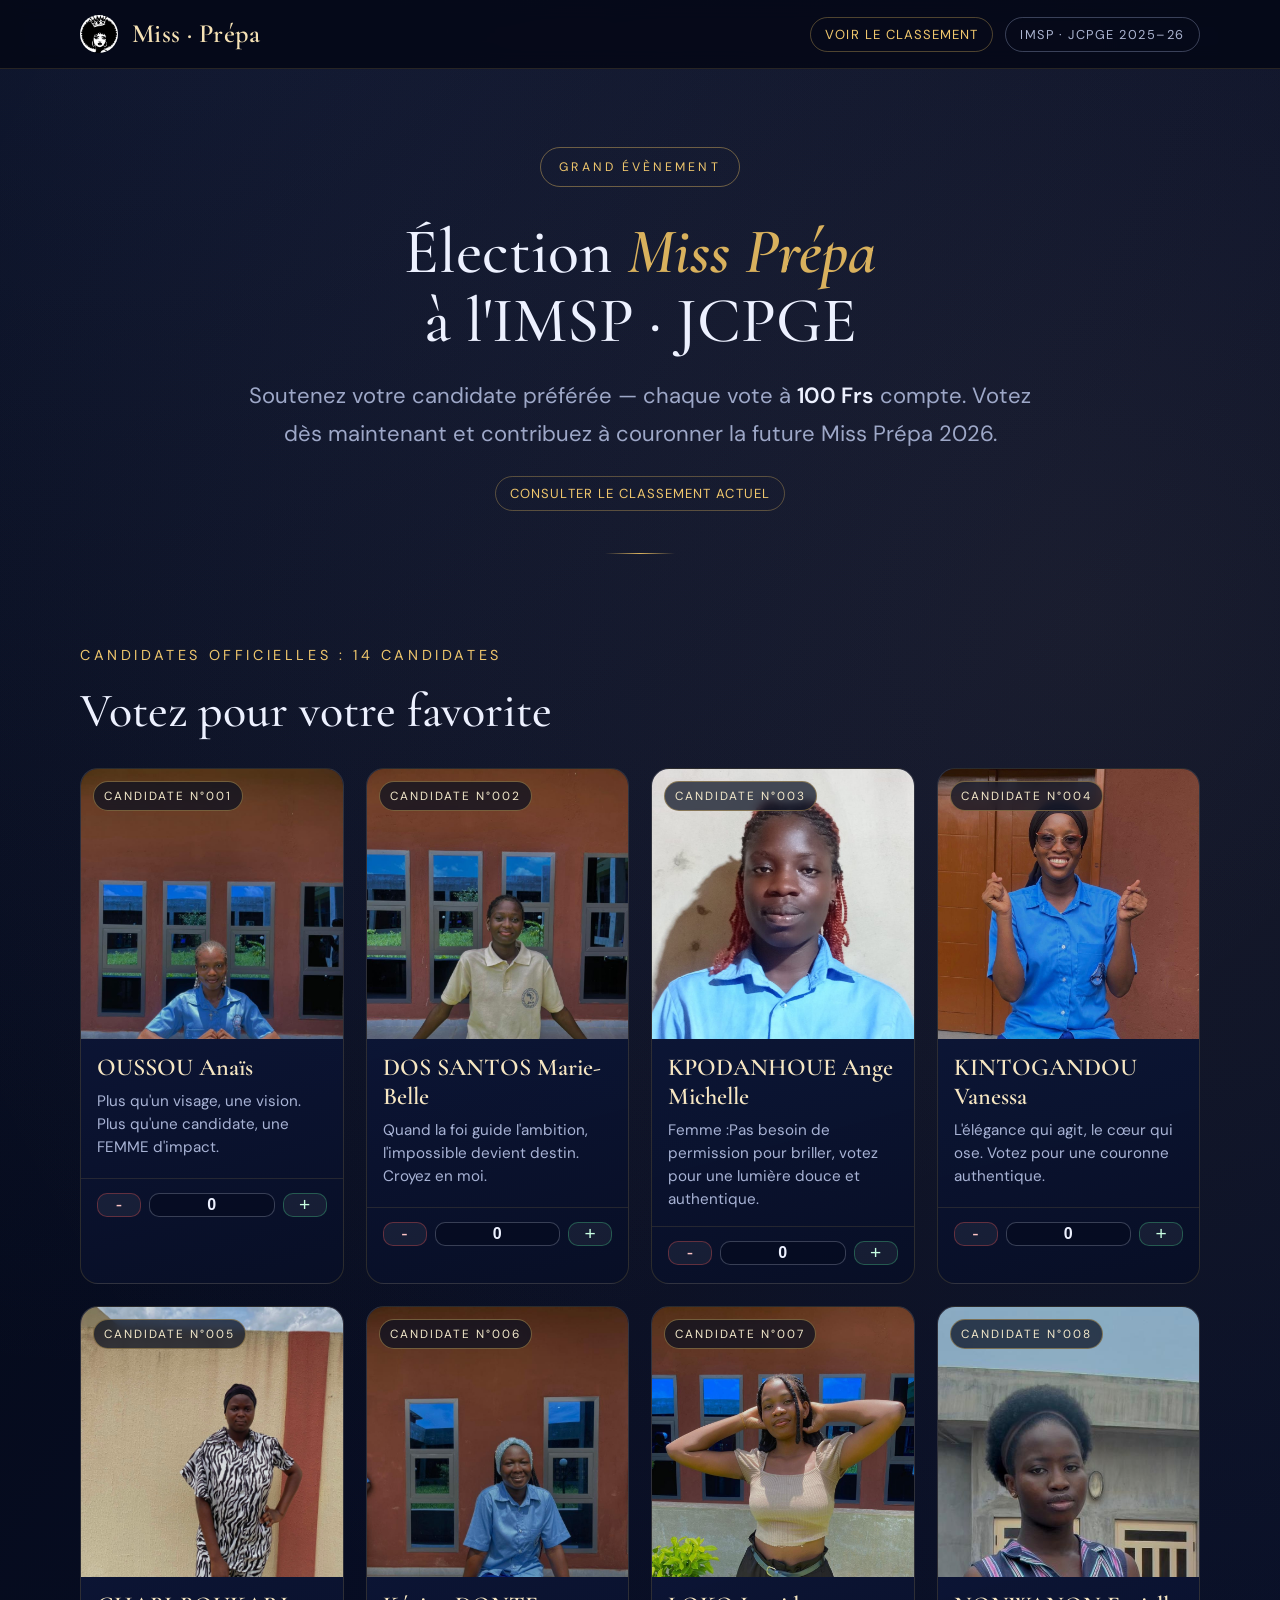
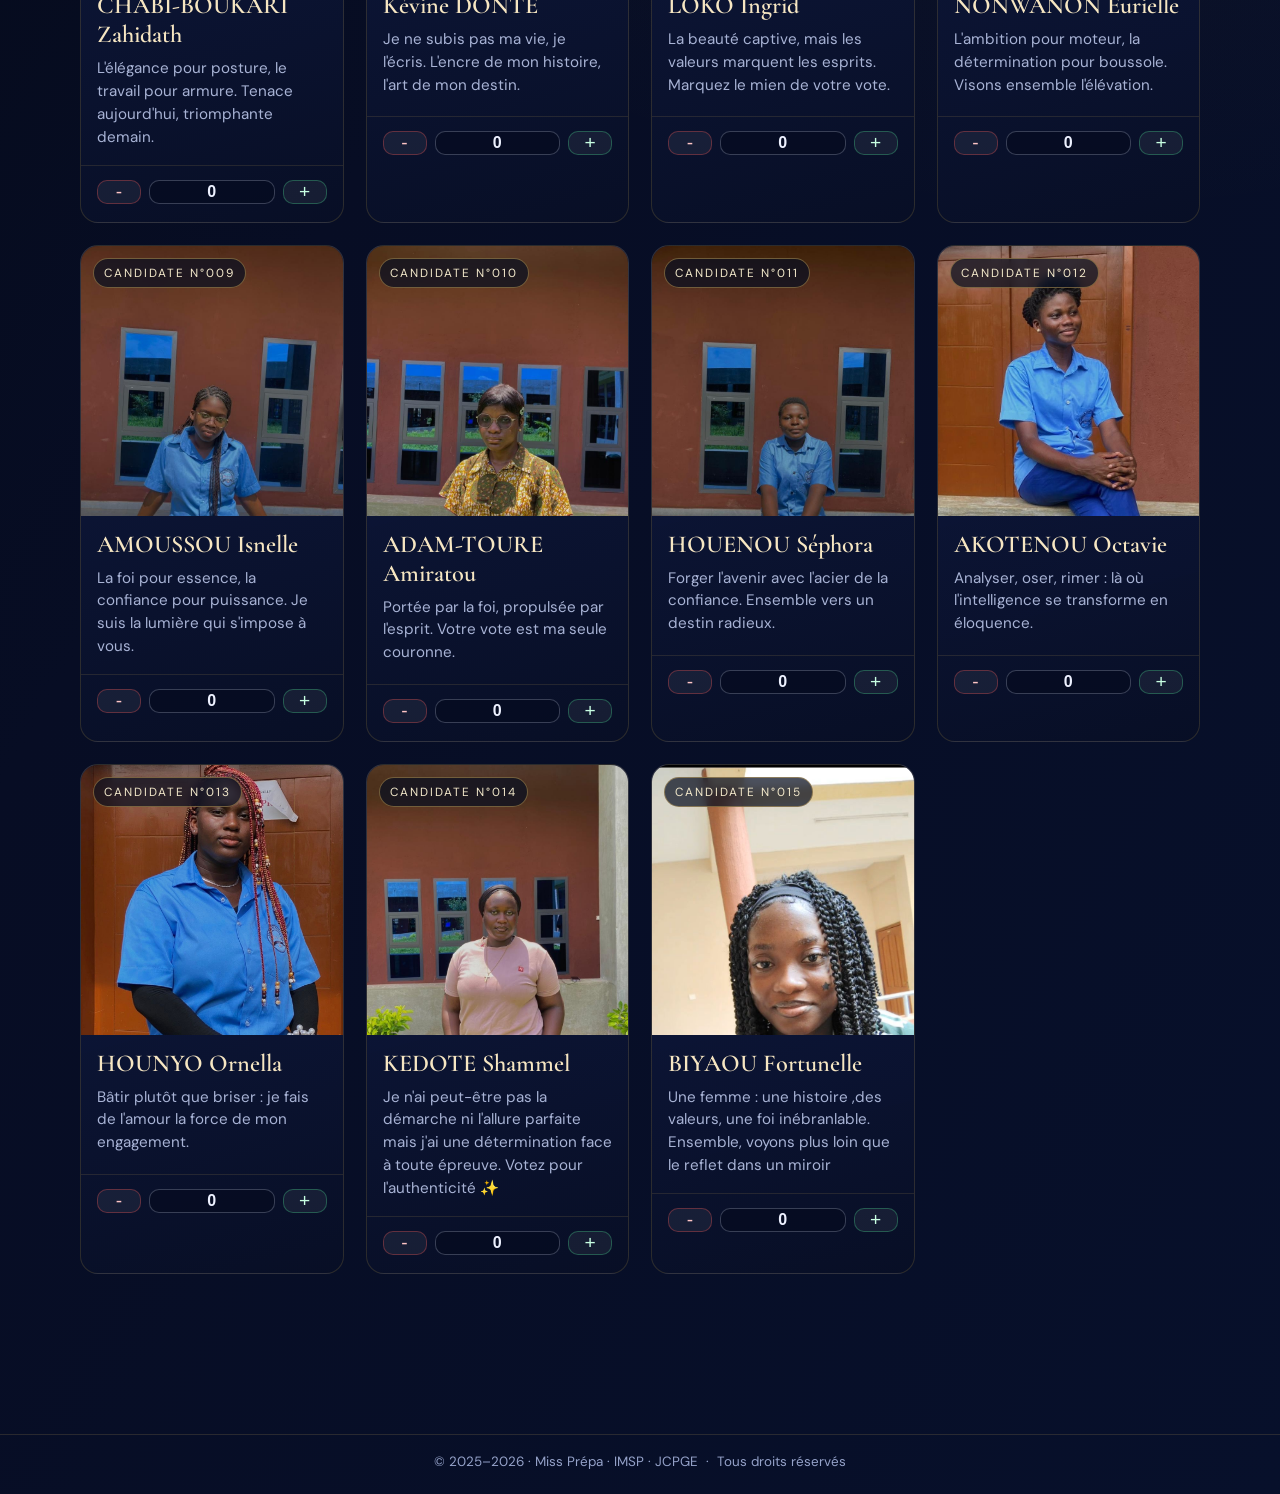
<file: index.html>
<!DOCTYPE html>
<html lang="fr">
<head>
  <meta charset="UTF-8">
  <meta name="viewport" content="width=device-width, initial-scale=1.0">
  <title>Vote · Miss Prépa · IMSP 2025–2026</title>
  <link rel="stylesheet" href="style_miss.css">
  <link href="https://fonts.googleapis.com/css2?family=Cormorant+Garamond:ital,wght@0,400;0,600;1,400&family=DM+Sans:wght@300;400;500&display=swap" rel="stylesheet">
</head>
<body>

  <!-- ═══ HEADER ═══ -->
  <header>
    <div class="top-bar">
      <div class="logo-area">
        <div class="logo-placeholder">
          <img src="logo.png" alt="Logo" onerror="this.style.display='none'; this.parentNode.textContent='MP'">
        </div>
        <span class="site-title">Miss · Prépa</span>
      </div>
      <div class="header-actions">
        <a class="ranking-link" href="classement.html">Voir le classement</a>
        <span class="session-badge">IMSP · JCPGE 2025–26</span>
      </div>
    </div>
  </header>

  <main>

    <!-- ═══ HERO ═══ -->
    <section id="description-vote">
      <div class="hero-eyebrow">Grand Évènement</div>
      <h1>Élection <em>Miss Prépa</em><br>à l'IMSP · JCPGE</h1>
      <p>
         Soutenez votre candidate préférée — chaque vote à <strong>100 Frs</strong> compte. Votez dès 
        maintenant et contribuez à couronner la future Miss Prépa 2026. 
      </p>
      <a class="ranking-link ranking-link-hero" href="classement.html">Consulter le classement actuel</a>
      <div class="divider"></div>
    </section>

    <!-- ═══ CANDIDATES ═══ -->
    <section class="candidate">
      <p class="section-label">Candidates officielles : 14 candidates </p>
      <h2>Votez pour votre favorite</h2>
      <div class="candidates-list" id="candidatesContainer">
        <!-- Les candidates sont injectées par JavaScript -->
      </div>
    </section>

    <!-- ═══ FLOATING CART ═══ -->
    <div class="cart-bar" id="cartBar">
      <div class="cart-inner">
        <p class="cart-summary">
          <span id="cartCount">0</span> vote(s) &nbsp;·&nbsp; <span id="cartTotal">0</span> Frs
        </p>
        <button class="cart-btn" id="voteTrigger">Valider mes votes</button>
      </div>
    </div>

    <!-- ═══ MODAL ═══ -->
    <div class="modal-overlay" id="voteSummary">
      <div class="modal">
        <div class="modal-head">
          <span class="modal-title">Récapitulatif</span>
          <button class="modal-close" id="closeModal" aria-label="Fermer">✕</button>
        </div>
        <div class="modal-divider"></div>

        <div class="votes-header">
          <h4>Vos sélections :</h4>
          <button id="toggleVoteCounts" class="toggle-btn">▼</button>
        </div>
        <div id="voteCounts"></div>

        <div class="summary-total-row">
          <span class="total-label">Total à payer</span>
          <span class="total-amount" id="modalTotal">0 Frs</span>
        </div>

        <div class="Attentions">
          <p>
            <strong>NB :</strong> Le vote est définitivement validé après paiement
            et ne peut pas être annulé par la suite.
          </p>
        </div>

        <button id="confirmVotes" class="btn-confirm">Confirmer &amp; Envoyer via WhatsApp</button>
        <button id="cancelVotes" class="btn-cancel">Annuler</button>
      </div>
    </div>

  </main>

  <!-- ═══ FOOTER ═══ -->
  <footer>
    <p>© 2025–2026 · Miss Prépa · IMSP · JCPGE &nbsp;·&nbsp; Tous droits réservés</p>
  </footer>

  <script src="votes-config.js"></script>
  <script src="scrypte_miss.js"></script>
</body>
</html>
</file>
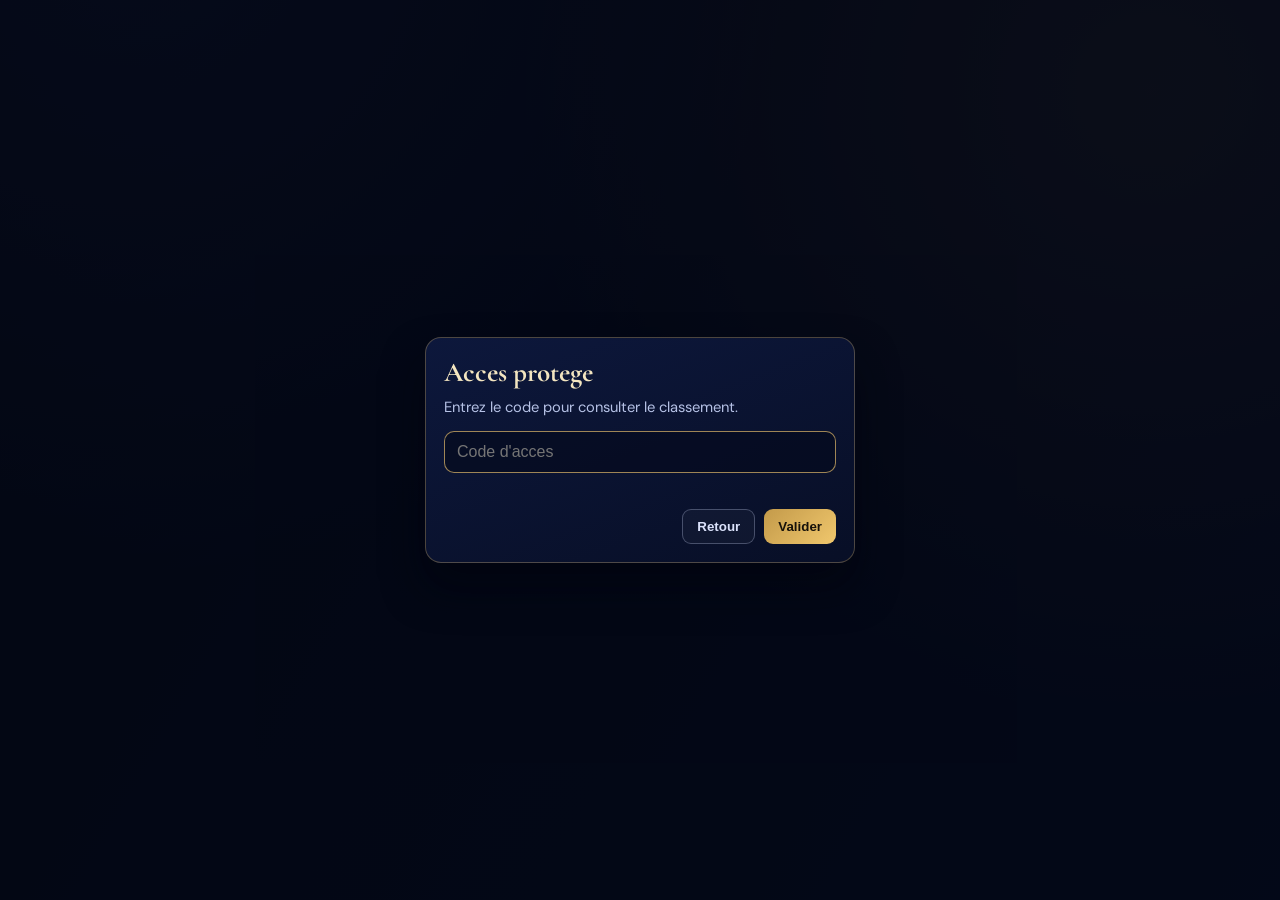
<file: classement.html>
<!DOCTYPE html>
<html lang="fr">
<head>
  <meta charset="UTF-8">
  <meta name="viewport" content="width=device-width, initial-scale=1.0">
  <title>Classement · Miss Prépa · IMSP 2025–2026</title>
  <link rel="stylesheet" href="classement.css">
  <link href="https://fonts.googleapis.com/css2?family=Cormorant+Garamond:wght@500;600;700&family=DM+Sans:wght@400;500;700&display=swap" rel="stylesheet">
</head>
<body>
  <header class="ranking-header">
    <div class="ranking-topbar">
      <div class="brand">
        <span class="brand-dot"></span>
        <span class="brand-title">Classement Miss Prépa</span>
      </div>
      <a href="index.html" class="back-link">Retour aux votes</a>
    </div>
  </header>

  <main class="ranking-main">
    <section class="intro">
      <p class="intro-label">Mise à jour en direct</p>
      <h1>Top des candidates selon les votes cumulés</h1>
      <p id="lastUpdated" class="updated-at"></p>
    </section>

    <section class="podium-section">
      <h2>Podium</h2>
      <div id="podium" class="podium"></div>
    </section>

    <section class="table-section">
      <h2>Classement complet</h2>
      <div class="table-wrap">
        <table>
          <thead>
            <tr>
              <th>Rang</th>
              <th>Candidate</th>
              <th>Numéro</th>
              <th>Votes</th>
            </tr>
          </thead>
          <tbody id="rankingTableBody"></tbody>
        </table>
      </div>
    </section>
  </main>

  <script src="votes-config.js"></script>
  <script src="classement.js"></script>
</body>
</html>
</file>
<file: style_miss.css>
:root {
    --bg: #060b1f;
    --bg-soft: #0b1230;
    --surface: #0f1738;
    --surface-2: #101b43;
    --stroke: rgba(218, 184, 98, 0.26);
    --text: #edf1ff;
    --muted: #9ea8c8;
    --gold: #d9b15d;
    --gold-strong: #f0c76d;
    --danger: #d14c4c;
    --danger-soft: rgba(209, 76, 76, 0.2);
    --ok: #3eb67c;
}

* {
    box-sizing: border-box;
    margin: 0;
    padding: 0;
}

html,
body {
    min-height: 100%;
}

body {
    font-family: "DM Sans", sans-serif;
    color: var(--text);
    background:
        radial-gradient(circle at 15% -5%, rgba(91, 115, 215, 0.15), transparent 45%),
        radial-gradient(circle at 85% 20%, rgba(217, 177, 93, 0.08), transparent 45%),
        linear-gradient(120deg, #040915 0%, #070d24 45%, #07102b 100%);
    display: flex;
    flex-direction: column;
}

header {
    position: sticky;
    top: 0;
    z-index: 20;
    backdrop-filter: blur(10px);
    background: rgba(4, 8, 22, 0.85);
    border-bottom: 1px solid rgba(217, 177, 93, 0.16);
}

.top-bar {
    width: min(1120px, 92vw);
    margin: 0 auto;
    min-height: 68px;
    display: flex;
    justify-content: space-between;
    align-items: center;
    gap: 12px;
}

.header-actions {
    display: flex;
    align-items: center;
    gap: 12px;
}

.ranking-link {
    display: inline-flex;
    align-items: center;
    justify-content: center;
    text-decoration: none;
    border-radius: 999px;
    padding: 8px 14px;
    border: 1px solid rgba(217, 177, 93, 0.35);
    color: #f0c76d;
    font-size: 0.82rem;
    letter-spacing: 0.08em;
    text-transform: uppercase;
    transition: background-color 180ms ease, border-color 180ms ease, transform 180ms ease;
}

.ranking-link:hover {
    border-color: rgba(217, 177, 93, 0.65);
    background: rgba(217, 177, 93, 0.14);
    transform: translateY(-1px);
}

.logo-area {
    display: flex;
    align-items: center;
    gap: 14px;
}

.logo-placeholder {
    width: 38px;
    height: 38px;
    border-radius: 50%;
    overflow: hidden;
    display: grid;
    place-items: center;
    background: linear-gradient(135deg, #ad8735, #f0c76d);
    color: #121212;
    font-size: 0.88rem;
    font-weight: 700;
}

.logo-placeholder img {
    width: 100%;
    height: 100%;
    object-fit: cover;
}

.site-title {
    font-family: "Cormorant Garamond", serif;
    font-size: 1.65rem;
    font-weight: 600;
    letter-spacing: 0.4px;
    color: #f6e2b5;
}

.session-badge {
    font-size: 0.8rem;
    letter-spacing: 0.12em;
    color: #acb5d2;
    border: 1px solid rgba(157, 170, 209, 0.35);
    padding: 8px 14px;
    border-radius: 999px;
    white-space: nowrap;
}

main {
    width: min(1120px, 92vw);
    margin: 0 auto;
    padding: 78px 0 160px;
}

#description-vote {
    text-align: center;
    padding: 0 0 72px;
}

.hero-eyebrow {
    display: inline-block;
    border-radius: 999px;
    border: 1px solid rgba(217, 177, 93, 0.45);
    color: var(--gold-strong);
    font-size: 0.77rem;
    letter-spacing: 0.25em;
    text-transform: uppercase;
    padding: 11px 18px;
    margin-bottom: 30px;
}

#description-vote h1 {
    font-family: "Cormorant Garamond", serif;
    font-size: clamp(2rem, 5vw, 4rem);
    font-weight: 500;
    line-height: 1.08;
    margin-bottom: 22px;
}

#description-vote h1 em {
    color: var(--gold);
    font-style: italic;
    font-weight: 600;
}

#description-vote p {
    width: min(790px, 100%);
    margin: 0 auto;
    color: var(--muted);
    line-height: 1.7;
    font-size: clamp(1rem, 1.8vw, 1.38rem);
}

#description-vote p strong {
    color: var(--text);
    font-weight: 600;
}

.ranking-link-hero {
    margin-top: 24px;
}

.divider {
    width: 70px;
    height: 1px;
    margin: 42px auto 0;
    background: linear-gradient(90deg, transparent, var(--gold), transparent);
}

.candidate {
    margin-top: 20px;
}

.section-label {
    color: var(--gold-strong);
    text-transform: uppercase;
    font-size: 0.9rem;
    letter-spacing: 0.25em;
    margin-bottom: 18px;
}

.candidate h2 {
    font-family: "Cormorant Garamond", serif;
    font-weight: 500;
    font-size: clamp(1.9rem, 4vw, 3rem);
    margin-bottom: 28px;
}

.candidates-list {
    display: grid;
    grid-template-columns: repeat(auto-fit, minmax(250px, 1fr));
    gap: 22px;
}

.candidate-card {
    background: linear-gradient(165deg, rgba(16, 27, 67, 0.94), rgba(8, 15, 38, 0.96));
    border: 1px solid rgba(168, 140, 65, 0.22);
    border-radius: 18px;
    overflow: hidden;
    transition: transform 220ms ease, box-shadow 220ms ease, border-color 220ms ease;
}

.candidate-info {
    position: relative;
}

.candidate-card:hover {
    transform: translateY(-6px);
    border-color: rgba(217, 177, 93, 0.42);
    box-shadow: 0 20px 34px rgba(1, 3, 10, 0.45);
}

.candidate-number {
    font-size: 0.74rem;
    letter-spacing: 0.17em;
    text-transform: uppercase;
    color: #f3e9cb;
    position: absolute;
    top: 12px;
    left: 12px;
    z-index: 1;
    padding: 6px 10px;
    border-radius: 999px;
    background: rgba(8, 14, 33, 0.72);
    border: 1px solid rgba(217, 177, 93, 0.45);
    backdrop-filter: blur(4px);
}

.candidate-photo {
    width: 100%;
    height: 270px;
    object-fit: cover;
    object-position: top center;
    border-radius: 0;
    margin: 0;
    display: block;
}

.candidate-details {
    padding: 14px 16px 16px;
}

.candidate-details h3 {
    font-family: "Cormorant Garamond", serif;
    color: #f6e6c2;
    font-size: 1.52rem;
    font-weight: 600;
    margin-bottom: 8px;
}

.candidate-details p {
    color: #a8b3d5;
    font-size: 0.95rem;
    line-height: 1.5;
    min-height: 72px;
}

.candidate-total-votes {
    margin-top: 12px;
    min-height: auto;
    color: #d7dff9;
    font-size: 0.88rem;
}

.candidate-total-votes strong {
    color: #f0c76d;
}

.vote-section {
    border-top: 1px solid rgba(206, 170, 84, 0.14);
    padding: 14px 16px 18px;
}

.vote-controls {
    display: grid;
    grid-template-columns: 44px 1fr 44px;
    gap: 8px;
}

.vote-btn {
    border: 1px solid transparent;
    border-radius: 10px;
    cursor: pointer;
    color: var(--text);
    background: rgba(255, 255, 255, 0.06);
    font-size: 1.2rem;
    transition: transform 120ms ease, border-color 120ms ease, background-color 120ms ease;
}

.vote-btn:hover {
    transform: translateY(-1px);
}

.vote-minus {
    border-color: rgba(209, 76, 76, 0.4);
    color: #ffc5c5;
}

.vote-minus:hover {
    background: var(--danger-soft);
}

.vote-plus {
    border-color: rgba(62, 182, 124, 0.4);
    color: #c8ffe2;
}

.vote-plus:hover {
    background: rgba(62, 182, 124, 0.2);
}

.vote-input {
    width: 100%;
    border-radius: 10px;
    border: 1px solid rgba(206, 214, 239, 0.25);
    background: rgba(5, 11, 31, 0.65);
    color: var(--text);
    text-align: center;
    font-size: 1rem;
    font-weight: 600;
    padding: 0 8px;
    outline: none;
}

.vote-input:focus {
    border-color: rgba(217, 177, 93, 0.7);
}

.vote-input::-webkit-inner-spin-button,
.vote-input::-webkit-outer-spin-button {
    -webkit-appearance: none;
    margin: 0;
}

.cart-bar {
    position: fixed;
    left: 0;
    right: 0;
    bottom: 0;
    padding: 14px 12px;
    background: rgba(4, 8, 22, 0.92);
    border-top: 1px solid rgba(217, 177, 93, 0.3);
    backdrop-filter: blur(10px);
    transform: translateY(120%);
    opacity: 0;
    transition: transform 240ms ease, opacity 240ms ease;
    z-index: 18;
}

.cart-bar.visible {
    transform: translateY(0);
    opacity: 1;
}

.cart-inner {
    width: min(1120px, 92vw);
    margin: 0 auto;
    display: flex;
    align-items: center;
    justify-content: space-between;
    gap: 14px;
}

.cart-summary {
    color: #ccd4ef;
    font-size: 0.98rem;
}

.cart-btn {
    border: none;
    border-radius: 999px;
    background: linear-gradient(135deg, #c39a4a, #f0c76d);
    color: #16110a;
    font-weight: 700;
    padding: 11px 18px;
    cursor: pointer;
    transition: transform 120ms ease, filter 120ms ease;
}

.cart-btn:hover {
    transform: translateY(-1px);
    filter: brightness(1.04);
}

.modal-overlay {
    position: fixed;
    inset: 0;
    background: rgba(3, 7, 19, 0.7);
    display: none;
    place-items: center;
    z-index: 30;
    padding: 18px;
}

.modal-overlay.visible {
    display: grid;
}

.modal {
    width: min(560px, 100%);
    background: linear-gradient(165deg, rgba(17, 28, 67, 0.98), rgba(9, 16, 41, 0.98));
    border: 1px solid rgba(210, 173, 88, 0.35);
    border-radius: 18px;
    padding: 18px;
    box-shadow: 0 24px 40px rgba(2, 4, 12, 0.55);
}

.modal-head {
    display: flex;
    justify-content: space-between;
    align-items: center;
}

.modal-title {
    font-family: "Cormorant Garamond", serif;
    font-size: 1.8rem;
    color: #f3e5c0;
}

.modal-close {
    width: 34px;
    height: 34px;
    border-radius: 50%;
    border: 1px solid rgba(220, 186, 102, 0.35);
    background: transparent;
    color: var(--text);
    font-size: 1.1rem;
    cursor: pointer;
}

.modal-divider {
    height: 1px;
    background: linear-gradient(90deg, transparent, rgba(217, 177, 93, 0.6), transparent);
    margin: 14px 0 16px;
}

.votes-header {
    display: flex;
    justify-content: space-between;
    align-items: center;
}

.votes-header h4 {
    font-size: 1rem;
    color: #d9e1fa;
}

.toggle-btn {
    border: 1px solid rgba(217, 177, 93, 0.35);
    border-radius: 8px;
    background: transparent;
    color: #f0c76d;
    width: 34px;
    height: 30px;
    cursor: pointer;
}

#voteCounts {
    display: none;
    margin-top: 12px;
    border-radius: 12px;
    background: rgba(8, 15, 38, 0.7);
    border: 1px solid rgba(171, 185, 227, 0.18);
    max-height: 230px;
    overflow-y: auto;
}

#voteCounts .no-votes {
    padding: 14px;
    color: #9eabcf;
}

.votes-list {
    list-style: none;
}

.vote-item {
    display: flex;
    align-items: center;
    gap: 10px;
    border-bottom: 1px solid rgba(171, 185, 227, 0.13);
    padding: 12px 14px;
}

.vote-item:last-child {
    border-bottom: none;
}

.candidate-vote-name {
    flex: 1;
    color: #dde5fd;
    font-size: 0.95rem;
}

.vote-quantity {
    border-radius: 999px;
    padding: 4px 9px;
    font-size: 0.78rem;
    border: 1px solid rgba(62, 182, 124, 0.4);
    color: #caf9e2;
    background: rgba(62, 182, 124, 0.14);
}

.remove-vote {
    width: 24px;
    height: 24px;
    border-radius: 50%;
    border: 1px solid rgba(209, 76, 76, 0.5);
    color: #ffc5c5;
    background: transparent;
    cursor: pointer;
}

.summary-total-row {
    margin-top: 16px;
    display: flex;
    justify-content: space-between;
    align-items: center;
    color: #dbe4ff;
}

.total-label {
    font-weight: 500;
}

.total-amount {
    color: #f0c76d;
    font-size: 1.2rem;
    font-weight: 700;
}

.Attentions {
    margin-top: 16px;
    border: 1px solid rgba(217, 177, 93, 0.26);
    background: rgba(217, 177, 93, 0.08);
    color: #d7def8;
    border-radius: 12px;
    padding: 12px;
    line-height: 1.5;
    font-size: 0.88rem;
}

.btn-confirm,
.btn-cancel {
    width: 100%;
    margin-top: 12px;
    border-radius: 10px;
    padding: 12px;
    font-weight: 700;
    cursor: pointer;
}

.btn-confirm {
    border: none;
    color: #16110a;
    background: linear-gradient(135deg, #c39a4a, #f0c76d);
}

.btn-cancel {
    border: 1px solid rgba(189, 198, 229, 0.32);
    color: #dbe2fb;
    background: rgba(255, 255, 255, 0.03);
}

.access-modal-overlay {
    position: fixed;
    inset: 0;
    background: rgba(3, 7, 19, 0.78);
    display: none;
    place-items: center;
    z-index: 40;
    padding: 18px;
}

.access-modal-overlay.visible {
    display: grid;
}

.access-modal {
    width: min(430px, 100%);
    border-radius: 16px;
    border: 1px solid rgba(217, 177, 93, 0.32);
    background: linear-gradient(165deg, rgba(17, 28, 67, 0.98), rgba(9, 16, 41, 0.98));
    box-shadow: 0 24px 40px rgba(2, 4, 12, 0.55);
    padding: 18px;
}

.access-modal h3 {
    font-family: "Cormorant Garamond", serif;
    font-size: 1.7rem;
    color: #f3e5c0;
}

.access-modal-subtitle {
    margin-top: 8px;
    color: #b6c2e6;
    font-size: 0.92rem;
}

.access-code-form {
    margin-top: 14px;
}

.access-code-input {
    width: 100%;
    border-radius: 10px;
    border: 1px solid rgba(206, 214, 239, 0.3);
    background: rgba(5, 11, 31, 0.7);
    color: var(--text);
    font-size: 1rem;
    padding: 11px 12px;
    outline: none;
}

.access-code-input:focus {
    border-color: rgba(217, 177, 93, 0.7);
}

.access-code-error {
    min-height: 20px;
    margin-top: 8px;
    color: #ffc5c5;
    font-size: 0.85rem;
}

.access-code-actions {
    margin-top: 8px;
    display: flex;
    justify-content: flex-end;
    gap: 9px;
}

.access-btn {
    border-radius: 9px;
    padding: 9px 14px;
    font-weight: 700;
    cursor: pointer;
}

.access-btn-primary {
    border: none;
    color: #16110a;
    background: linear-gradient(135deg, #c39a4a, #f0c76d);
}

.access-btn-secondary {
    border: 1px solid rgba(189, 198, 229, 0.32);
    color: #dbe2fb;
    background: rgba(255, 255, 255, 0.03);
}

.auto-reply-toast {
    position: fixed;
    right: 16px;
    bottom: 16px;
    width: min(360px, calc(100vw - 32px));
    border-radius: 12px;
    border: 1px solid rgba(217, 177, 93, 0.42);
    background: linear-gradient(160deg, rgba(17, 28, 67, 0.97), rgba(9, 16, 41, 0.97));
    color: #e7edff;
    box-shadow: 0 18px 30px rgba(1, 3, 12, 0.55);
    padding: 12px 14px;
    line-height: 1.45;
    z-index: 60;
    opacity: 0;
    transform: translateY(12px);
    pointer-events: none;
    transition: opacity 220ms ease, transform 220ms ease;
}

.auto-reply-toast.visible {
    opacity: 1;
    transform: translateY(0);
}

.auto-reply-toast p {
    margin: 0;
    font-size: 0.9rem;
}

.auto-reply-toast p + p {
    margin-top: 6px;
}

footer {
    margin-top: auto;
    border-top: 1px solid rgba(217, 177, 93, 0.16);
    padding: 18px 12px 24px;
    text-align: center;
    color: #95a2c9;
    font-size: 0.84rem;
}

@media (max-width: 680px) {
    .session-badge {
        display: none;
    }

    .header-actions {
        gap: 0;
    }

    .ranking-link {
        font-size: 0.7rem;
        padding: 6px 10px;
    }

    main {
        padding-top: 54px;
    }

    .candidate-details p {
        min-height: auto;
    }

    .cart-inner {
        flex-direction: column;
        align-items: stretch;
    }

    .cart-summary {
        text-align: center;
    }

    .cart-btn {
        width: 100%;
    }
}
</file>
<file: classement.css>
:root {
    --bg: #060b1f;
    --bg-soft: #0d1637;
    --surface: rgba(13, 24, 61, 0.9);
    --text: #edf1ff;
    --muted: #a8b4d8;
    --gold: #e8c06d;
    --gold-soft: rgba(232, 192, 109, 0.2);
    --silver: #c9d0e7;
    --bronze: #c4956a;
    --line: rgba(167, 179, 216, 0.23);
}

* {
    box-sizing: border-box;
    margin: 0;
    padding: 0;
}

body {
    min-height: 100vh;
    font-family: "DM Sans", sans-serif;
    color: var(--text);
    background:
        radial-gradient(circle at 10% -10%, rgba(94, 119, 229, 0.18), transparent 44%),
        radial-gradient(circle at 90% 10%, rgba(232, 192, 109, 0.18), transparent 45%),
        linear-gradient(120deg, #050914 0%, #060d23 45%, #071130 100%);
}

body.ranking-locked .ranking-header,
body.ranking-locked .ranking-main {
    opacity: 0;
    pointer-events: none;
}

.access-modal-overlay {
    position: fixed;
    inset: 0;
    background: rgba(3, 7, 19, 0.82);
    display: none;
    place-items: center;
    z-index: 60;
    padding: 18px;
}

.access-modal-overlay.visible {
    display: grid;
}

.access-modal {
    width: min(430px, 100%);
    border-radius: 16px;
    border: 1px solid rgba(232, 192, 109, 0.3);
    background: linear-gradient(160deg, rgba(13, 24, 61, 0.98), rgba(8, 15, 39, 0.98));
    box-shadow: 0 24px 40px rgba(2, 4, 12, 0.55);
    padding: 18px;
}

.access-modal h3 {
    font-family: "Cormorant Garamond", serif;
    font-size: 1.7rem;
    color: #f3e5c0;
}

.access-modal-subtitle {
    margin-top: 8px;
    color: #b6c2e6;
    font-size: 0.92rem;
}

.access-code-form {
    margin-top: 14px;
}

.access-code-input {
    width: 100%;
    border-radius: 10px;
    border: 1px solid rgba(206, 214, 239, 0.3);
    background: rgba(5, 11, 31, 0.7);
    color: var(--text);
    font-size: 1rem;
    padding: 11px 12px;
    outline: none;
}

.access-code-input:focus {
    border-color: rgba(232, 192, 109, 0.68);
}

.access-code-error {
    min-height: 20px;
    margin-top: 8px;
    color: #ffc5c5;
    font-size: 0.85rem;
}

.access-code-actions {
    margin-top: 8px;
    display: flex;
    justify-content: flex-end;
    gap: 9px;
}

.access-btn {
    border-radius: 9px;
    padding: 9px 14px;
    font-weight: 700;
    cursor: pointer;
}

.access-btn-primary {
    border: none;
    color: #16110a;
    background: linear-gradient(135deg, #c39a4a, #f0c76d);
}

.access-btn-secondary {
    border: 1px solid rgba(189, 198, 229, 0.32);
    color: #dbe2fb;
    background: rgba(255, 255, 255, 0.03);
}

.ranking-header {
    position: sticky;
    top: 0;
    z-index: 20;
    background: rgba(5, 10, 28, 0.9);
    backdrop-filter: blur(10px);
    border-bottom: 1px solid rgba(232, 192, 109, 0.25);
}

.ranking-topbar {
    width: min(1080px, 92vw);
    margin: 0 auto;
    min-height: 70px;
    display: flex;
    align-items: center;
    justify-content: space-between;
    gap: 12px;
}

.brand {
    display: flex;
    align-items: center;
    gap: 10px;
}

.brand-dot {
    width: 12px;
    height: 12px;
    border-radius: 50%;
    background: radial-gradient(circle at 30% 30%, #fff6df 10%, #e8c06d 70%, #a67929 100%);
    box-shadow: 0 0 14px rgba(232, 192, 109, 0.6);
}

.brand-title {
    font-family: "Cormorant Garamond", serif;
    font-size: clamp(1.4rem, 3vw, 2rem);
    color: #f7e8c2;
}

.back-link {
    text-decoration: none;
    color: var(--gold);
    border: 1px solid rgba(232, 192, 109, 0.4);
    border-radius: 999px;
    padding: 9px 16px;
    font-size: 0.8rem;
    letter-spacing: 0.08em;
    text-transform: uppercase;
}

.ranking-main {
    width: min(1080px, 92vw);
    margin: 0 auto;
    padding: 56px 0 90px;
    display: grid;
    gap: 30px;
}

.intro {
    text-align: center;
    display: grid;
    gap: 12px;
}

.intro-label {
    font-size: 0.8rem;
    letter-spacing: 0.22em;
    text-transform: uppercase;
    color: var(--gold);
}

.intro h1 {
    font-family: "Cormorant Garamond", serif;
    font-size: clamp(2rem, 5vw, 3.6rem);
    font-weight: 600;
}

.updated-at {
    color: var(--muted);
    font-size: 0.93rem;
}

.podium-section,
.table-section {
    background: linear-gradient(160deg, var(--surface), rgba(8, 15, 39, 0.86));
    border: 1px solid rgba(232, 192, 109, 0.22);
    border-radius: 18px;
    padding: 22px;
}

.podium-section h2,
.table-section h2 {
    font-family: "Cormorant Garamond", serif;
    font-size: 2rem;
    margin-bottom: 16px;
}

.podium {
    display: grid;
    grid-template-columns: repeat(auto-fit, minmax(190px, 1fr));
    gap: 14px;
}

.podium-card {
    border-radius: 14px;
    border: 1px solid var(--line);
    background: rgba(6, 14, 34, 0.8);
    padding: 14px;
    text-align: center;
    display: grid;
    gap: 8px;
}

.place-badge {
    width: 34px;
    height: 34px;
    margin: 0 auto;
    display: grid;
    place-items: center;
    border-radius: 50%;
    font-weight: 700;
    font-size: 0.95rem;
}

.place-1 .place-badge {
    background: var(--gold-soft);
    border: 1px solid rgba(232, 192, 109, 0.5);
    color: var(--gold);
}

.place-2 .place-badge {
    background: rgba(201, 208, 231, 0.14);
    border: 1px solid rgba(201, 208, 231, 0.48);
    color: var(--silver);
}

.place-3 .place-badge {
    background: rgba(196, 149, 106, 0.14);
    border: 1px solid rgba(196, 149, 106, 0.44);
    color: var(--bronze);
}

.podium-photo {
    width: 94px;
    height: 94px;
    border-radius: 50%;
    object-fit: cover;
    margin: 0 auto;
    border: 2px solid rgba(232, 192, 109, 0.4);
}

.podium-card h3 {
    font-size: 1rem;
    font-weight: 700;
}

.podium-card p {
    color: var(--muted);
    font-size: 0.86rem;
}

.podium-card strong {
    color: #f4d188;
}

.table-wrap {
    overflow-x: auto;
}

table {
    width: 100%;
    border-collapse: collapse;
}

th,
td {
    padding: 12px 10px;
    border-bottom: 1px solid var(--line);
    text-align: left;
}

th {
    color: #cfd8f5;
    font-size: 0.8rem;
    letter-spacing: 0.08em;
    text-transform: uppercase;
}

.candidate-cell {
    display: flex;
    align-items: center;
    gap: 10px;
}

.table-photo {
    width: 36px;
    height: 36px;
    border-radius: 50%;
    object-fit: cover;
}

@media (max-width: 700px) {
    .back-link {
        font-size: 0.7rem;
        padding: 7px 11px;
    }

    .podium-section,
    .table-section {
        padding: 16px;
    }
}
</file>
